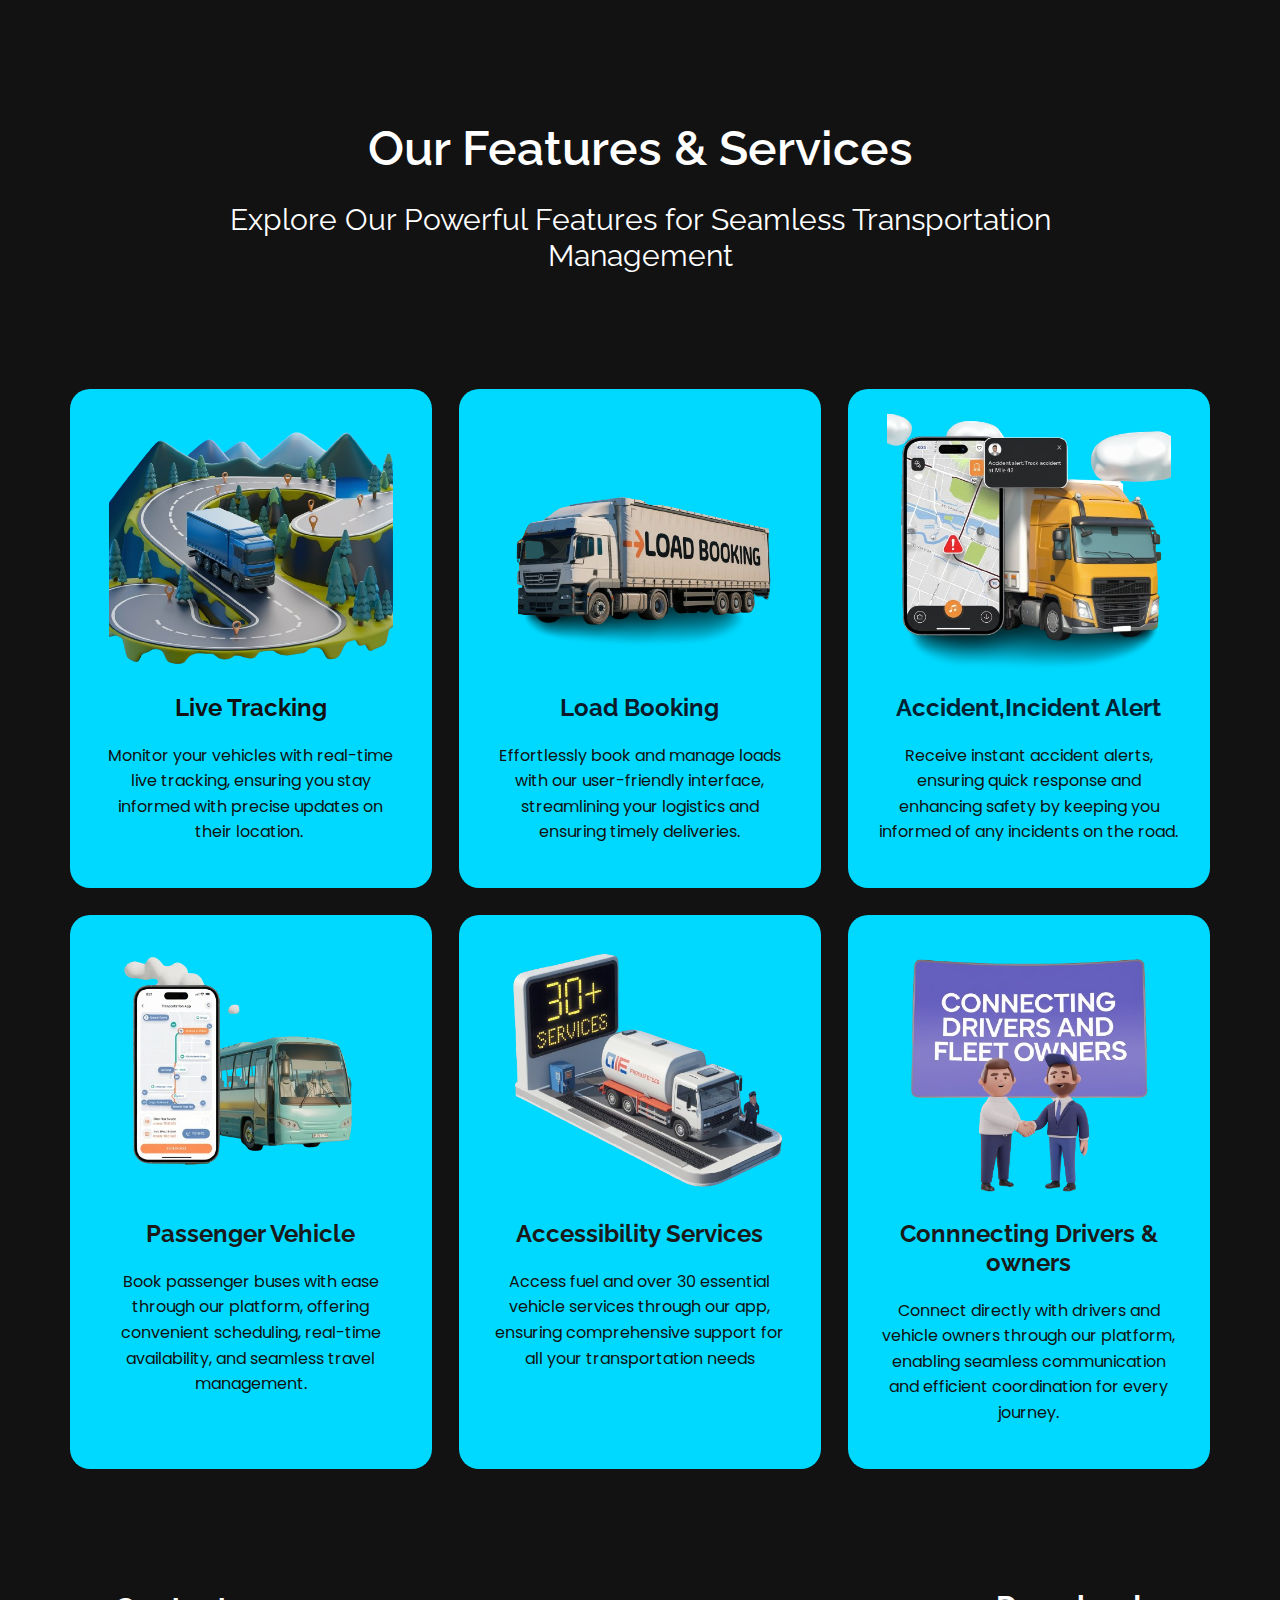
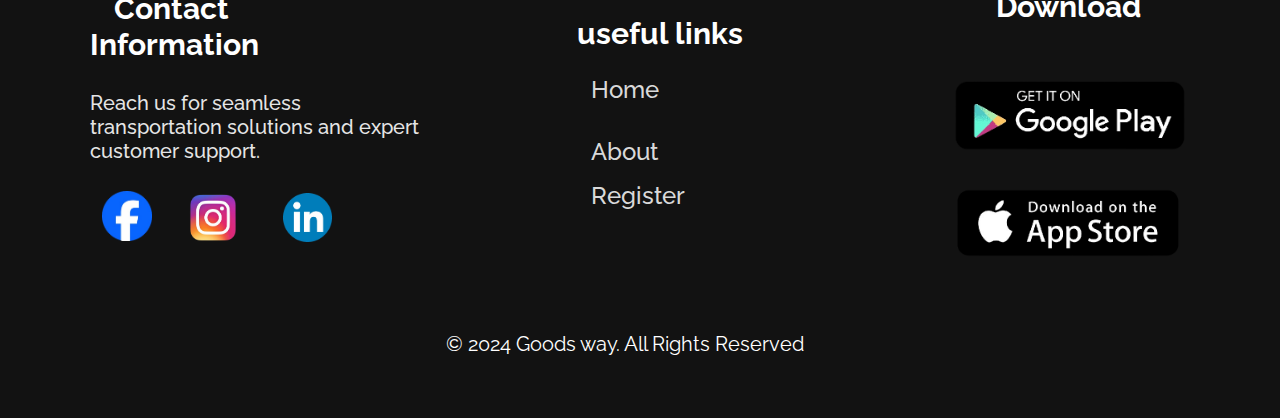
<file: features 8.54.29 PM/index.html>
<!DOCTYPE html>
<html style="font-size: 16px;" lang="en"><head>
    <meta name="viewport" content="width=device-width, initial-scale=1.0">
    <meta charset="utf-8">
    <meta name="keywords" content="Our Features &amp;amp; Services">
    <meta name="description" content="">
    <title>Goodsway</title>
    <link rel="stylesheet" href="nicepage.css" media="screen">
<link rel="stylesheet" href="index.css" media="screen">
    <script class="u-script" type="text/javascript" src="jquery-1.9.1.min.js" defer=""></script>
    <script class="u-script" type="text/javascript" src="nicepage.js" defer=""></script>
    <meta name="generator" content="Nicepage 6.16.8, nicepage.com">
    <link id="u-theme-google-font" rel="stylesheet" href="https://fonts.googleapis.com/css?family=Raleway:100,100i,200,200i,300,300i,400,400i,500,500i,600,600i,700,700i,800,800i,900,900i|Poppins:100,100i,200,200i,300,300i,400,400i,500,500i,600,600i,700,700i,800,800i,900,900i">
    
    
    
    <script type="application/ld+json">{
		"@context": "http://schema.org",
		"@type": "Organization",
		"name": ""
}</script>
    <meta name="theme-color" content="#bf404c">
    <meta property="og:title" content="Page 7">
    <meta property="og:type" content="website">
  <meta data-intl-tel-input-cdn-path="intlTelInput/"></head>
  <body data-home-page="https://website6327626.nicepage.io/Page-7.html?version=57cb7688-a0f8-5403-8b7a-ec4f33b58f2e" data-home-page-title="Page 7" data-path-to-root="./" data-include-products="false" class="u-body u-xl-mode" data-lang="en"> 
    <section class="u-align-center u-clearfix u-custom-color-3 u-section-1" id="sec-9199" data-href="#">
      <div class="u-clearfix u-sheet u-sheet-1">
        <h1 class="u-text u-text-custom-color-4 u-text-default u-text-1">Our Features &amp; Services</h1>
        <h3 class="u-text u-text-default-lg u-text-default-md u-text-default-sm u-text-default-xl u-text-2"> Explore Our Powerful Features for Seamless Transportation Management</h3>
        <div class="u-expanded-width u-list u-list-1">
          <div class="u-repeater u-repeater-1">
            <div class="u-align-center u-container-style u-custom-color-7 u-custom-item u-hover-feature u-list-item u-radius u-repeater-item u-shape-round u-list-item-1" data-image-width="6000" data-image-height="4000">
              <div class="u-container-layout u-similar-container u-valign-top u-container-layout-1">
                <img src="images/a-3d-render-of-a-live-tracking-mockup-of-a-truck-t-jQWvHtStQ1aXksRar9_Wgg-yOGxOob6S-elonTw1t99qA-removebg-preview.png" alt="" class="u-expanded-width u-image u-image-contain u-image-default u-image-1" data-image-width="500" data-image-height="500">
                <h4 class="u-text u-text-custom-color-8 u-text-default u-text-3">Live Tracking</h4>
                <p class="u-text u-text-4"> Monitor your vehicles with real-time live tracking, ensuring you stay informed with precise updates on their location.&nbsp;</p>
              </div>
            </div>
            <div class="u-align-center u-container-style u-custom-color-7 u-custom-item u-hover-feature u-list-item u-radius u-repeater-item u-shape-round u-list-item-2" data-image-width="6000" data-image-height="4000">
              <div class="u-container-layout u-similar-container u-valign-top u-container-layout-2">
                <img src="images/a-3d-render-of-a-truck-with-the-text-load-booking--HuxmHdJmQbWk5tSF613tZQ-BSndIyzTSdCpijFPPv_lVg-removebg-preview.png" alt="" class="u-expanded-width u-image u-image-contain u-image-default u-image-2" data-image-width="500" data-image-height="500">
                <h4 class="u-text u-text-custom-color-9 u-text-default u-text-5">Load Booking</h4>
                <p class="u-text u-text-6"> Effortlessly book and manage loads with our user-friendly interface, streamlining your logistics and ensuring timely deliveries. </p>
              </div>
            </div>
            <div class="u-align-center u-container-align-center u-container-style u-custom-color-7 u-custom-item u-hover-feature u-list-item u-radius-20 u-repeater-item u-shape-round u-video-cover u-list-item-3" data-image-width="6000" data-image-height="4000">
              <div class="u-container-layout u-similar-container u-valign-top u-container-layout-3">
                <img src="images/a-3d-animated-image-of-a-transportation-app-with-a-HXJ6vSB7R4GPQZVZGIhIKA-6qANTLzIQwe8qltG8tL42w-removebg-preview.png" alt="" class="u-expanded-width u-image u-image-contain u-image-default u-image-3" data-image-width="500" data-image-height="500">
                <h4 class="u-text u-text-custom-color-10 u-text-default u-text-7">Accident,Incident Alert</h4>
                <p class="u-text u-text-8"> Receive instant accident alerts, ensuring quick response and enhancing safety by keeping you informed of any incidents on the road. </p>
              </div>
            </div>
            <div class="u-align-center u-container-style u-custom-color-7 u-custom-item u-hover-feature u-list-item u-radius-20 u-repeater-item u-shape-round u-video-cover u-list-item-4" data-image-width="6000" data-image-height="4000">
              <div class="u-container-layout u-similar-container u-valign-top u-container-layout-4">
                <img src="images/a-3d-animated-image-of-a-passenger-bus-with-a-book-7m0nLqs8T_uCOdXZDJ7EZQ-Xk9A1I1wQCmxGzxB2-xYtA-removebg-preview.png" alt="" class="u-expanded-width u-image u-image-contain u-image-default u-image-4" data-image-width="500" data-image-height="500">
                <h4 class="u-text u-text-custom-color-12 u-text-default u-text-9">Passenger Vehicle</h4>
                <p class="u-text u-text-10"> Book passenger buses with ease through our platform, offering convenient scheduling, real-time availability, and seamless travel management. </p>
              </div>
            </div>
            <div class="u-align-center u-container-style u-custom-color-7 u-custom-item u-hover-feature u-list-item u-radius-20 u-repeater-item u-shape-round u-video-cover u-list-item-5" data-image-width="6000" data-image-height="4000">
              <div class="u-container-layout u-similar-container u-valign-top u-container-layout-5">
                <img src="images/an-animated-3d-image-of-a-fuel-truck-and-a-digital-YZYyV_arQ4adCAATdS3pJA-R8kPriimS4KNgDz_9LwLSw-removebg-preview.png" alt="" class="u-expanded-width u-image u-image-contain u-image-default u-image-5" data-image-width="500" data-image-height="500">
                <h4 class="u-text u-text-custom-color-12 u-text-default u-text-11">Accessibility Services </h4>
                <p class="u-text u-text-12"> Access fuel and over 30 essential vehicle services through our app, ensuring comprehensive support for all your transportation needs </p>
              </div>
            </div>
            <div class="u-align-center u-container-align-center u-container-style u-custom-color-7 u-custom-item u-hover-feature u-list-item u-radius-20 u-repeater-item u-shape-round u-video-cover u-list-item-6" data-image-width="6000" data-image-height="4000">
              <div class="u-container-layout u-similar-container u-valign-top u-container-layout-6">
                <img src="images/a-3d-animated-image-of-a-digital-truck-platform-th-P9Lpm7ZxRqiBf5_AzN3xLQ-oC9FFTYBSF-UbZml8uISwg-removebg-preview.png" alt="" class="u-expanded-width u-image u-image-contain u-image-default u-image-6" data-image-width="500" data-image-height="500">
                <h4 class="u-text u-text-custom-color-12 u-text-default u-text-13">Connnecting Drivers &amp; owners</h4>
                <p class="u-text u-text-14"> Connect directly with drivers and vehicle owners through our platform, enabling seamless communication and efficient coordination for every journey. </p>
              </div>
            </div>
          </div>
        </div>
        <h3 class="u-text u-text-default u-text-15">Download</h3>
        <h3 class="u-text u-text-default-lg u-text-default-md u-text-default-xl u-text-16">Contact&nbsp;<br>Information
        </h3>
        <h3 class="u-text u-text-default-lg u-text-default-md u-text-default-sm u-text-default-xl u-text-17">useful links</h3>
        <img class="u-image u-image-contain u-image-default u-image-7" src="images/saa-removebg-preview-1.png" alt="" data-image-width="612" data-image-height="205">
        <h4  class="u-align-left u-text u-text-default-lg u-text-default-xl u-text-grey-15 u-text-18">Home</h4>
        <h5 class="u-align-center-md u-align-center-sm u-align-center-xs u-align-left-lg u-align-left-xl u-text u-text-default-lg u-text-default-xl u-text-grey-10 u-text-19"> Reach us for seamless transportation&nbsp;solutions and expert customer support. </h5>
        <h4 class="u-align-left u-text u-text-default u-text-grey-15 u-text-20">About</h4>
        <img class="u-image u-image-contain u-image-default u-image-8" src="images/saa-removebg-previewcopy.png" alt="" data-image-width="610" data-image-height="204">
        <h4 class="u-align-left u-text u-text-default u-text-grey-15 u-text-21">Register</h4>
        <img class="u-image u-image-contain u-image-default u-image-9" src="images/12xp-instagram-videoSixteenByNineJumbo1600-v2-removebg-preview-4.png" alt="" data-image-width="346" data-image-height="332">
        <img class="u-image u-image-contain u-image-default u-preserve-proportions u-image-10" src="images/download__2_-removebg-preview-2.png" alt="" data-image-width="225" data-image-height="225">
        <img class="u-image u-image-contain u-image-default u-preserve-proportions u-image-11" src="images/1696901179396-removebg-preview-2.png" alt="" data-image-width="500" data-image-height="500">
        <h5 class="u-align-left u-text u-text-default-lg u-text-default-md u-text-default-sm u-text-default-xl u-text-22"> © 2024 Goods way. All Rights Reserved</h5>
        <h5 class="u-align-left u-text u-text-default u-text-23">
          </a>
        </h5>
      </div>
      
      
      
      
      
      
    </section>
    
    <style>.u-dialog-section-4 .u-dialog-1 {
  width: 570px;
  min-height: 578px;
  height: auto;
  box-shadow: 0px 0px 8px 0px rgba(0,0,0,0.2);
  margin: 60px auto;
}

.u-dialog-section-4 .u-container-layout-1 {
  padding: 34px 35px;
}

.u-dialog-section-4 .u-text-1 {
  font-weight: 700;
  margin: 0 165px 0 0;
}

.u-dialog-section-4 .u-products-1 {
  margin-top: 30px;
  margin-bottom: 0;
}

.u-dialog-section-4 .u-repeater-1 {
  grid-template-columns: 100%;
  min-height: 206px;
  grid-gap: 10px;
}

.u-dialog-section-4 .u-container-layout-2 {
  padding: 0 0 30px;
}

.u-dialog-section-4 .u-text-2 {
  background-image: none;
  margin: 0;
}

.u-dialog-section-4 .u-text-3 {
  font-size: 0.875rem;
  margin: 20px 0 0;
}

.u-dialog-section-4 .u-product-quantity-1 {
  width: 125px;
  margin: 30px auto 0 0;
}

.u-dialog-section-4 .u-product-price-1 {
  margin: -34px 0 0 auto;
}

.u-dialog-section-4 .u-payment-services-1 {
  min-height: 250px;
  min-width: 50px;
  margin: 0;
}

.u-dialog-section-4 .u-container-layout-3 {
  padding: 20px 0 0;
}

.u-dialog-section-4 .u-container-layout-4 {
  padding: 20px 0 0;
}

.u-dialog-section-4 .u-btn-1 {
  width: 100%;
  margin: 0 auto;
}

.u-dialog-section-4 .u-icon-1 {
  width: 20px;
  height: 20px;
  left: auto;
  top: 36px;
  position: absolute;
  right: 35px;
  padding: 0;
}

@media (max-width: 1199px) {
  .u-dialog-section-4 .u-text-1 {
    margin-right: 165px;
  }

  .u-dialog-section-4 .u-payment-services-1 {
    margin-right: initial;
    margin-left: initial;
  }
}

@media (max-width: 991px) {
  .u-dialog-section-4 .u-container-layout-1 {
    padding: 30px;
  }

  .u-dialog-section-4 .u-container-layout-3 {
    padding-bottom: 0;
    padding-left: 0;
    padding-right: 0;
  }

  .u-dialog-section-4 .u-container-layout-4 {
    padding-bottom: 0;
    padding-left: 0;
    padding-right: 0;
  }

  .u-dialog-section-4 .u-icon-1 {
    top: 32px;
    right: 30px;
  }
}

@media (max-width: 767px) {
  .u-dialog-section-4 .u-dialog-1 {
    width: 540px;
  }
}

@media (max-width: 575px) {
  .u-dialog-section-4 .u-dialog-1 {
    width: 340px;
  }

  .u-dialog-section-4 .u-container-layout-1 {
    padding-left: 20px;
    padding-right: 20px;
  }

  .u-dialog-section-4 .u-text-1 {
    margin-right: 5px;
  }

  .u-dialog-section-4 .u-icon-1 {
    right: 20px;
  }
}</style>
</body></html>
</file>
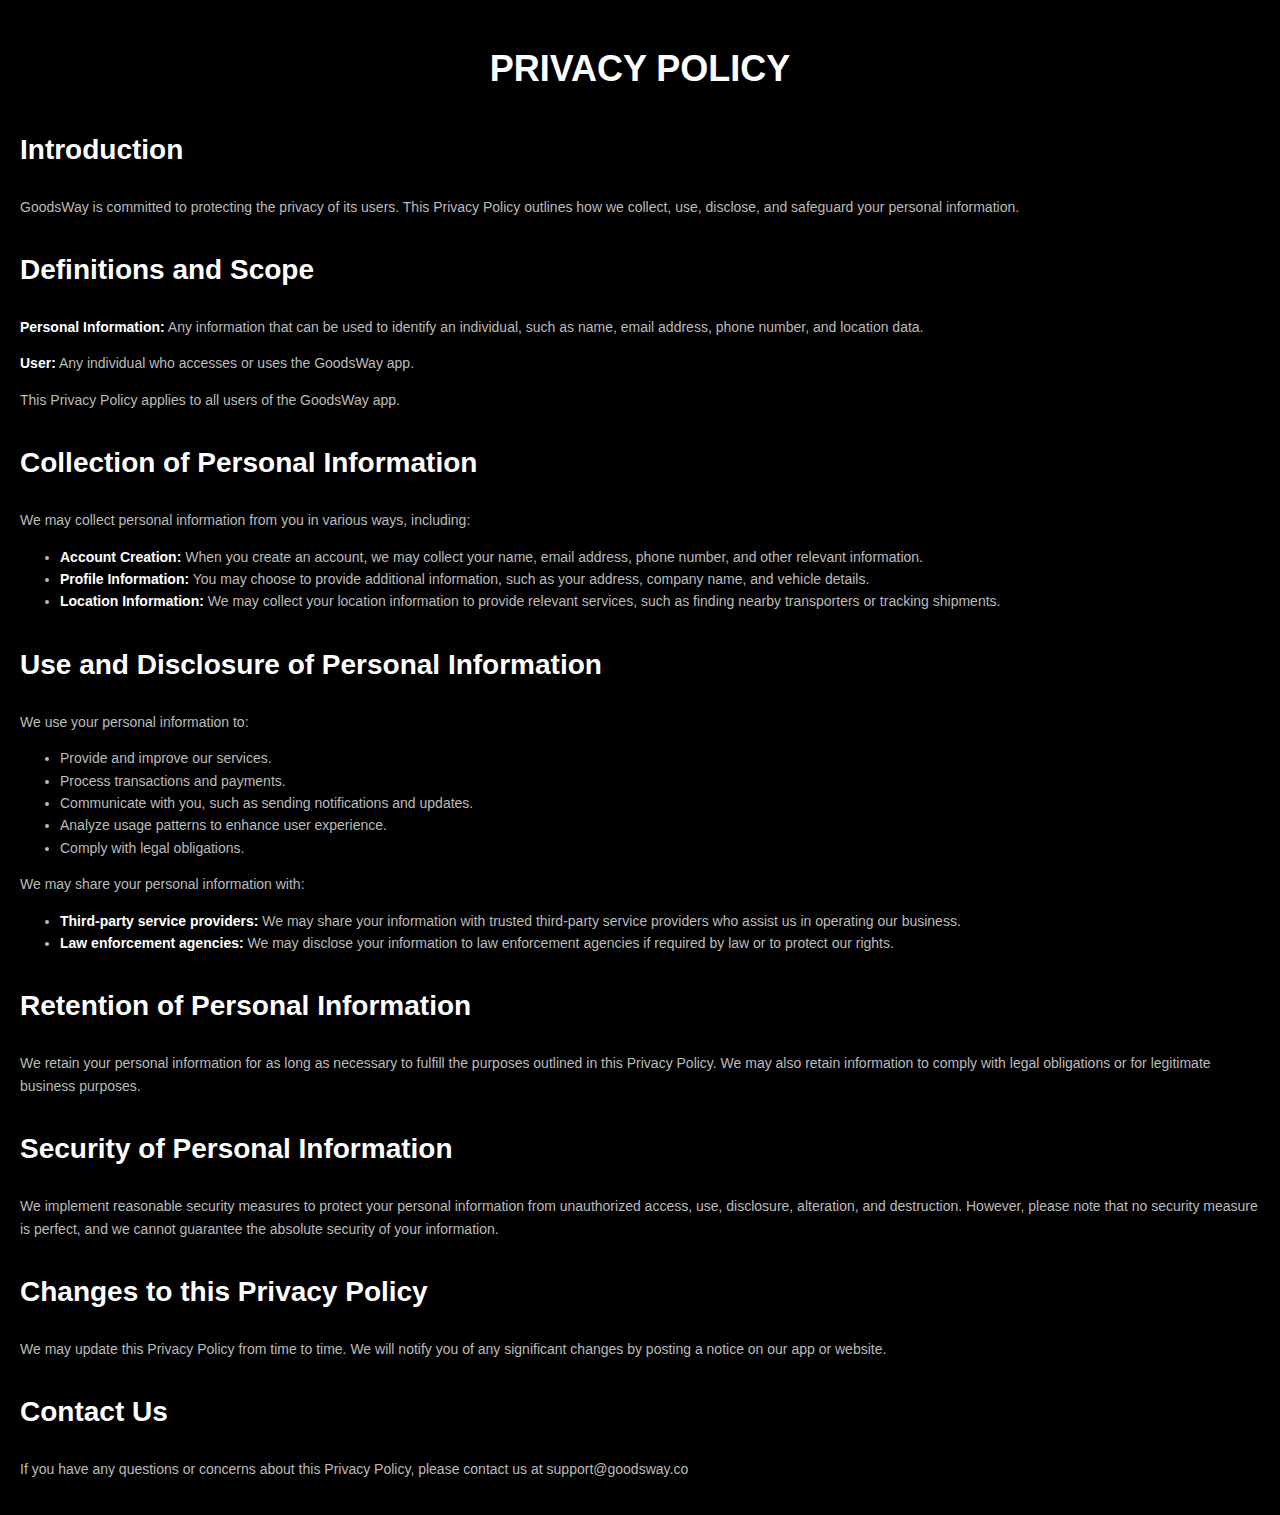
<file: privacy.html>
<!DOCTYPE html>
<html lang="en">
<head>
    <meta charset="UTF-8">
    <meta name="viewport" content="width=device-width, initial-scale=1.0">
    <title>Privacy Policy</title>
    <style>
        body {
            background-color: black;
            color: #bbbbbb;
            font-family: Arial, sans-serif;
            font-size: 16px;
            line-height: 1.6;
            padding: 20px;
            margin: 0;
        }
        h1 {
            text-align: center;
            margin-top: 20px;
            font-size: 36px;
            color: white;
        }
        h2 {
            margin-top: 30px;
            font-size: 28px;
            color: white;
        }
        p {
            font-size: 14px;
        }
        ul {
            font-size: 14px;
        }
        strong {
            color: #ffffff;
        }
    </style>
</head>
<body>

    <h1>PRIVACY POLICY</h1>

    <h2>Introduction</h2>
    <p>GoodsWay is committed to protecting the privacy of its users. This Privacy Policy outlines how we collect, use, disclose, and safeguard your personal information.</p>

    <h2>Definitions and Scope</h2>
    <p><strong>Personal Information:</strong> Any information that can be used to identify an individual, such as name, email address, phone number, and location data.</p>
    <p><strong>User:</strong> Any individual who accesses or uses the GoodsWay app.</p>
    <p>This Privacy Policy applies to all users of the GoodsWay app.</p>

    <h2>Collection of Personal Information</h2>
    <p>We may collect personal information from you in various ways, including:</p>
    <ul>
        <li><strong>Account Creation:</strong> When you create an account, we may collect your name, email address, phone number, and other relevant information.</li>
        <li><strong>Profile Information:</strong> You may choose to provide additional information, such as your address, company name, and vehicle details.</li>
        <li><strong>Location Information:</strong> We may collect your location information to provide relevant services, such as finding nearby transporters or tracking shipments.</li>
    </ul>

    <h2>Use and Disclosure of Personal Information</h2>
    <p>We use your personal information to:</p>
    <ul>
        <li>Provide and improve our services.</li>
        <li>Process transactions and payments.</li>
        <li>Communicate with you, such as sending notifications and updates.</li>
        <li>Analyze usage patterns to enhance user experience.</li>
        <li>Comply with legal obligations.</li>
    </ul>

    <p>We may share your personal information with:</p>
    <ul>
        <li><strong>Third-party service providers:</strong> We may share your information with trusted third-party service providers who assist us in operating our business.</li>
        <li><strong>Law enforcement agencies:</strong> We may disclose your information to law enforcement agencies if required by law or to protect our rights.</li>
    </ul>

    <h2>Retention of Personal Information</h2>
    <p>We retain your personal information for as long as necessary to fulfill the purposes outlined in this Privacy Policy. We may also retain information to comply with legal obligations or for legitimate business purposes.</p>

    <h2>Security of Personal Information</h2>
    <p>We implement reasonable security measures to protect your personal information from unauthorized access, use, disclosure, alteration, and destruction. However, please note that no security measure is perfect, and we cannot guarantee the absolute security of your information.</p>

    <h2>Changes to this Privacy Policy</h2>
    <p>We may update this Privacy Policy from time to time. We will notify you of any significant changes by posting a notice on our app or website.</p>

    <h2>Contact Us</h2>
    <p>If you have any questions or concerns about this Privacy Policy, please contact us at support@goodsway.co</p>

</body>
</html>
</file>
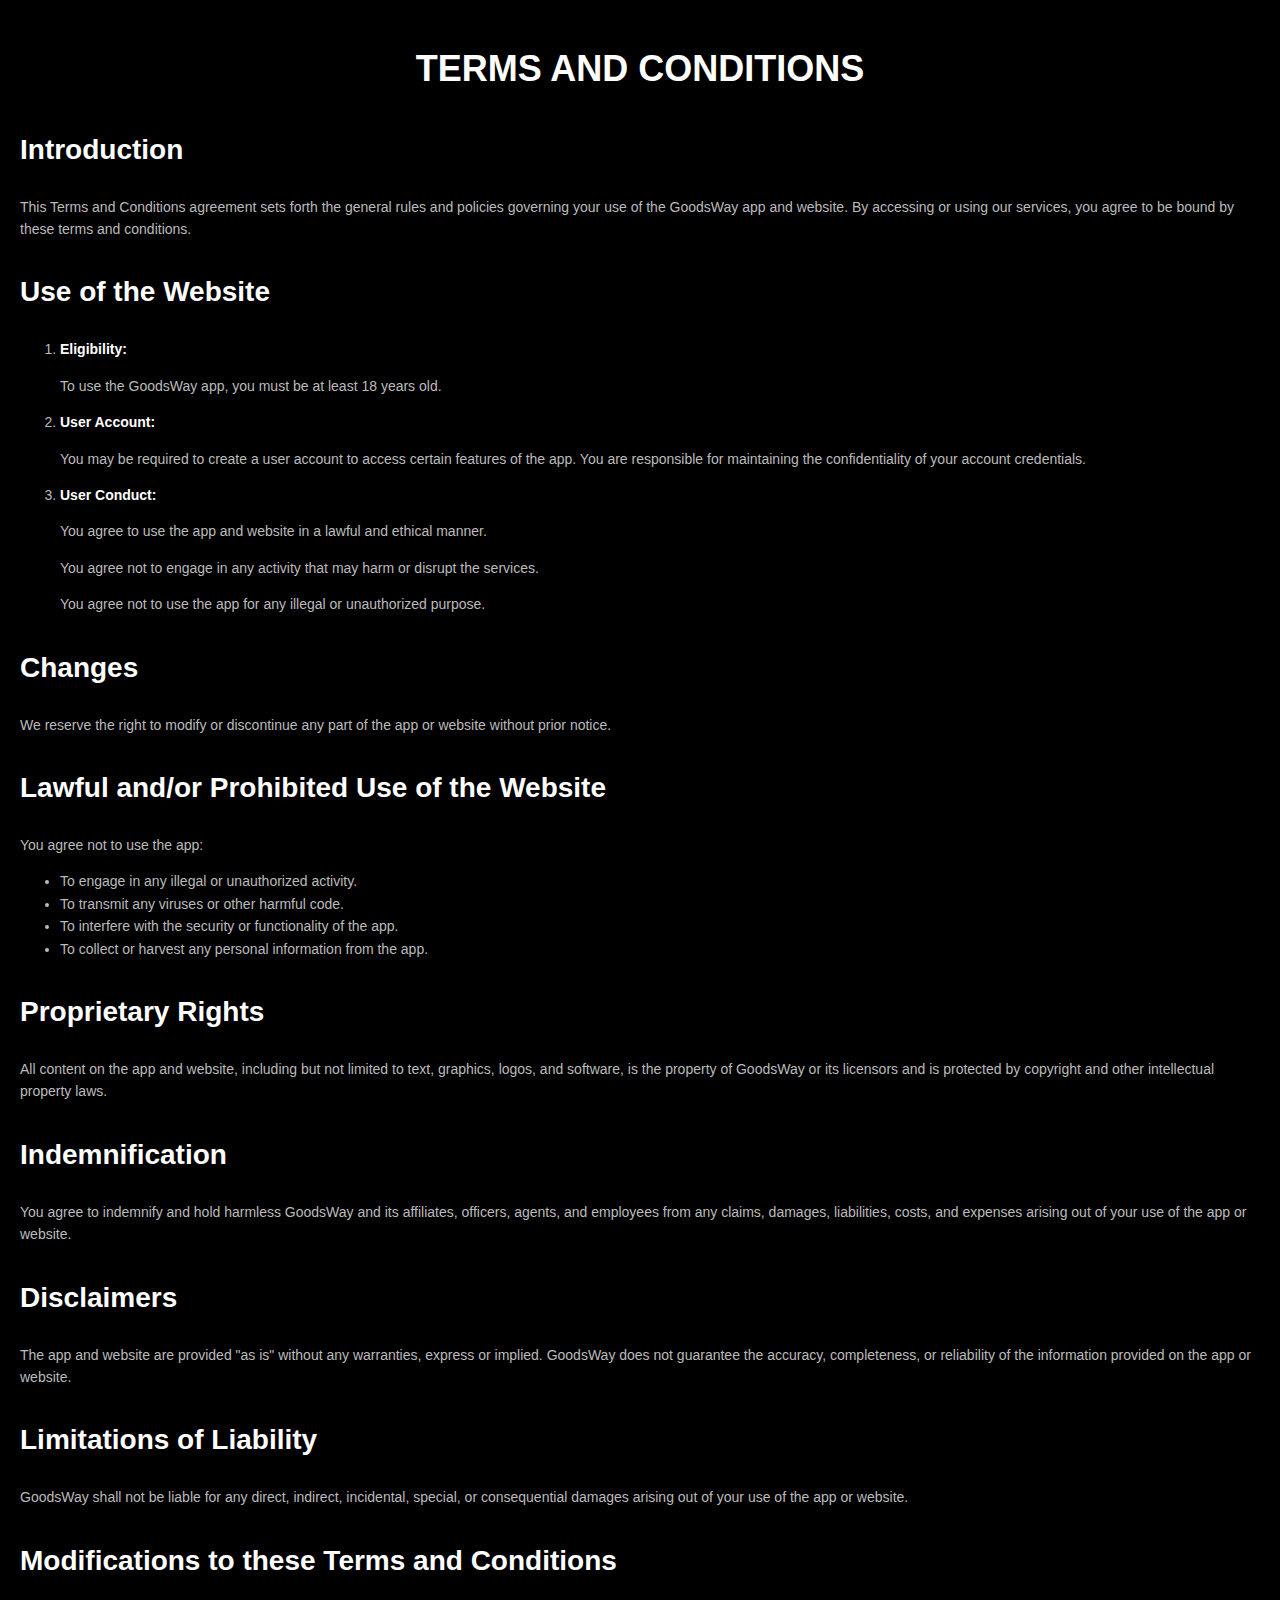
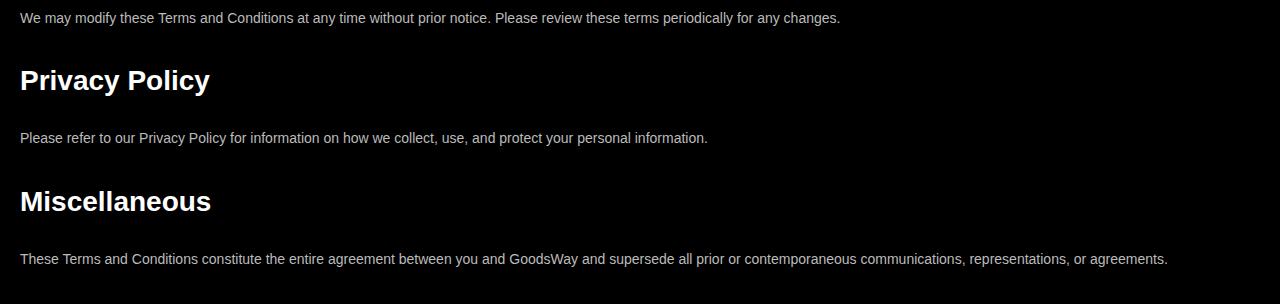
<file: terms.html>
<!DOCTYPE html>
<html lang="en">
<head>
    <meta charset="UTF-8">
    <meta name="viewport" content="width=device-width, initial-scale=1.0">
    <title>Terms and Conditions</title>
    <style>
        body {
            background-color: black;
            color: #bbbbbb;
            font-family: Arial, sans-serif;
            font-size: 16px;
            line-height: 1.6;
            padding: 20px;
            margin: 0;
        }
        h1 {
            text-align: center;
            margin-top: 20px;
            font-size: 36px;
            color: white;
        }
        h2 {
            margin-top: 30px;
            font-size: 28px;
            color: white;
        }
        p {
            font-size: 14px;
        }
        ul, ol {
            font-size: 14px;
        }
        strong {
            color: #ffffff;
        }
    </style>
</head>
<body>

    <h1>TERMS AND CONDITIONS</h1>

    <h2>Introduction</h2>
    <p>This Terms and Conditions agreement sets forth the general rules and policies governing your use of the GoodsWay app and website. By accessing or using our services, you agree to be bound by these terms and conditions.</p>

    <h2>Use of the Website</h2>
    <ol>
        <li><strong>Eligibility:</strong>
            <p>To use the GoodsWay app, you must be at least 18 years old.</p>
        </li>
        <li><strong>User Account:</strong>
            <p>You may be required to create a user account to access certain features of the app. You are responsible for maintaining the confidentiality of your account credentials.</p>
        </li>
        <li><strong>User Conduct:</strong>
            <p>You agree to use the app and website in a lawful and ethical manner.</p>
            <p>You agree not to engage in any activity that may harm or disrupt the services.</p>
            <p>You agree not to use the app for any illegal or unauthorized purpose.</p>
        </li>
    </ol>

    <h2>Changes</h2>
    <p>We reserve the right to modify or discontinue any part of the app or website without prior notice.</p>

    <h2>Lawful and/or Prohibited Use of the Website</h2>
    <p>You agree not to use the app:</p>
    <ul>
        <li>To engage in any illegal or unauthorized activity.</li>
        <li>To transmit any viruses or other harmful code.</li>
        <li>To interfere with the security or functionality of the app.</li>
        <li>To collect or harvest any personal information from the app.</li>
    </ul>

    <h2>Proprietary Rights</h2>
    <p>All content on the app and website, including but not limited to text, graphics, logos, and software, is the property of GoodsWay or its licensors and is protected by copyright and other intellectual property laws.</p>

    <h2>Indemnification</h2>
    <p>You agree to indemnify and hold harmless GoodsWay and its affiliates, officers, agents, and employees from any claims, damages, liabilities, costs, and expenses arising out of your use of the app or website.</p>

    <h2>Disclaimers</h2>
    <p>The app and website are provided "as is" without any warranties, express or implied. GoodsWay does not guarantee the accuracy, completeness, or reliability of the information provided on the app or website.</p>

    <h2>Limitations of Liability</h2>
    <p>GoodsWay shall not be liable for any direct, indirect, incidental, special, or consequential damages arising out of your use of the app or website.</p>

    <h2>Modifications to these Terms and Conditions</h2>
    <p>We may modify these Terms and Conditions at any time without prior notice. Please review these terms periodically for any changes.</p>

    <h2>Privacy Policy</h2>
    <p>Please refer to our Privacy Policy for information on how we collect, use, and protect your personal information.</p>

    <h2>Miscellaneous</h2>
    <p>These Terms and Conditions constitute the entire agreement between you and GoodsWay and supersede all prior or contemporaneous communications, representations, or agreements.</p>

</body>
</html>
</file>
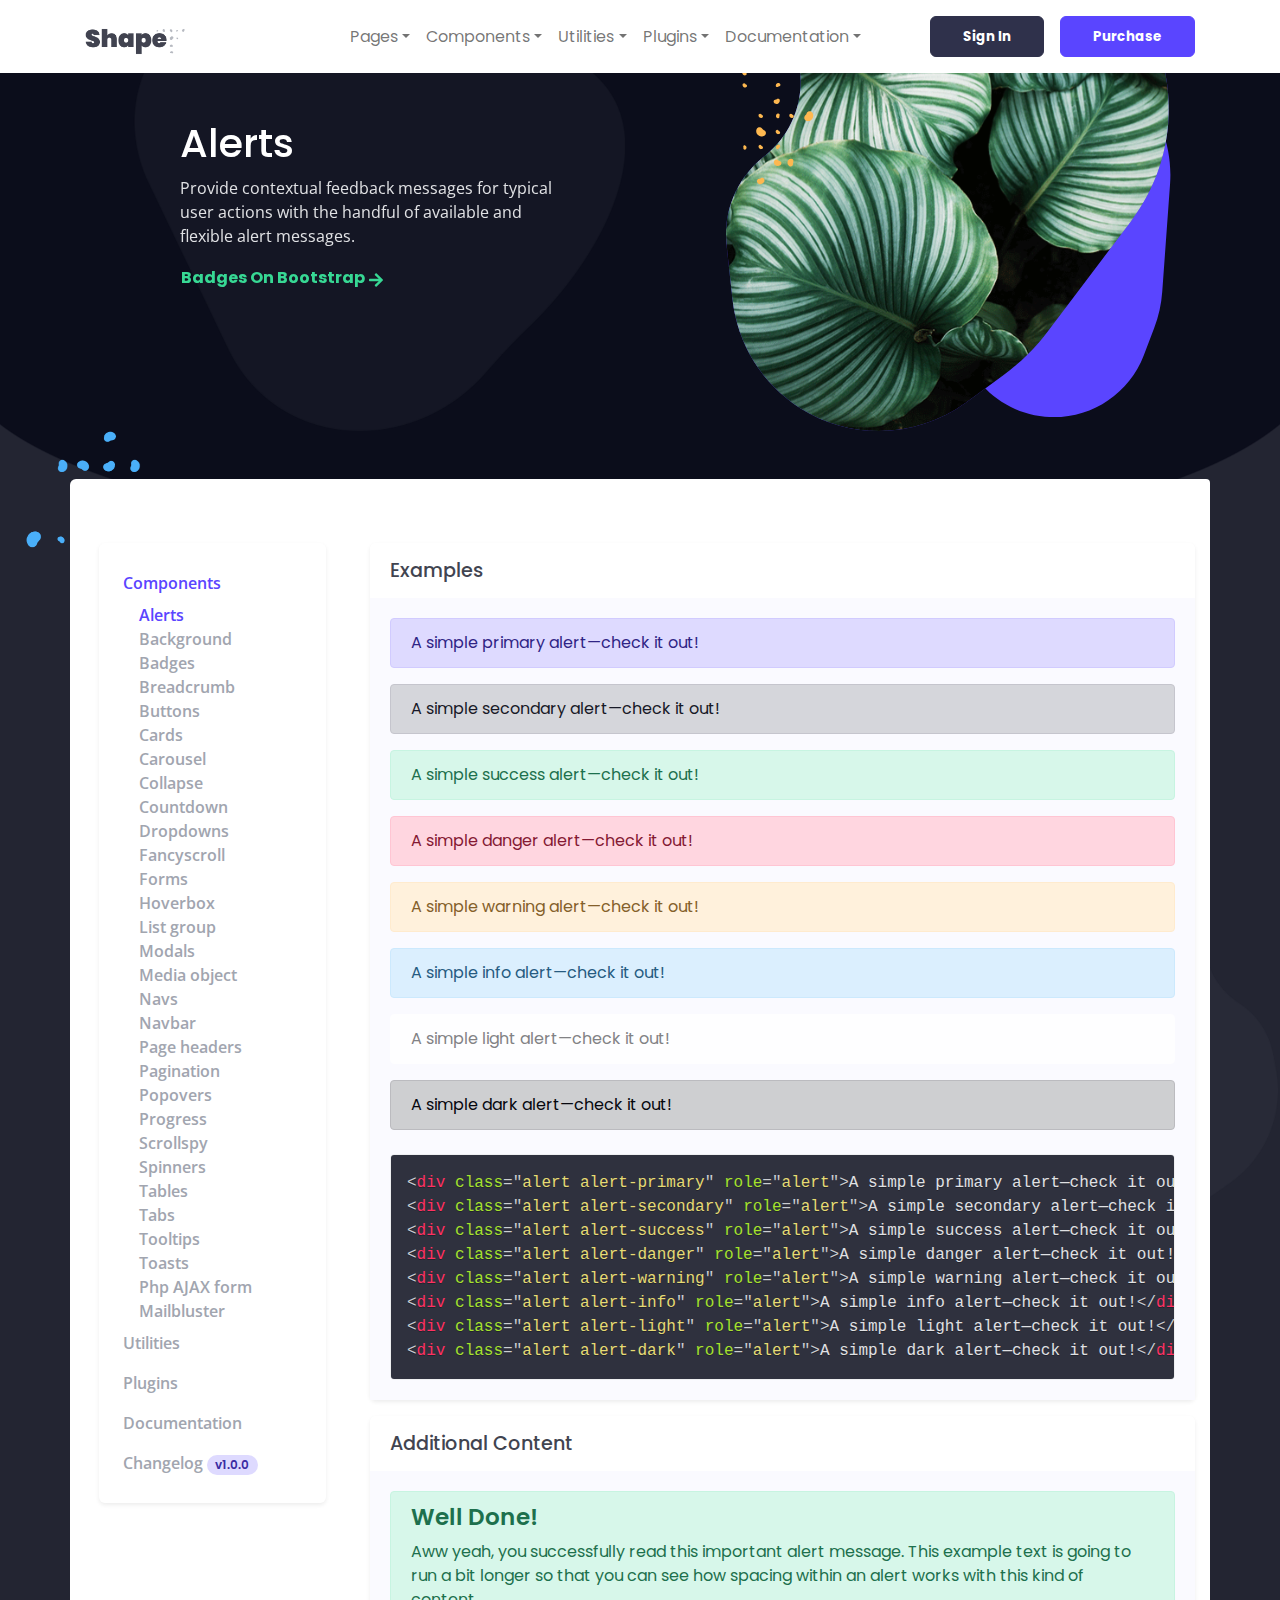
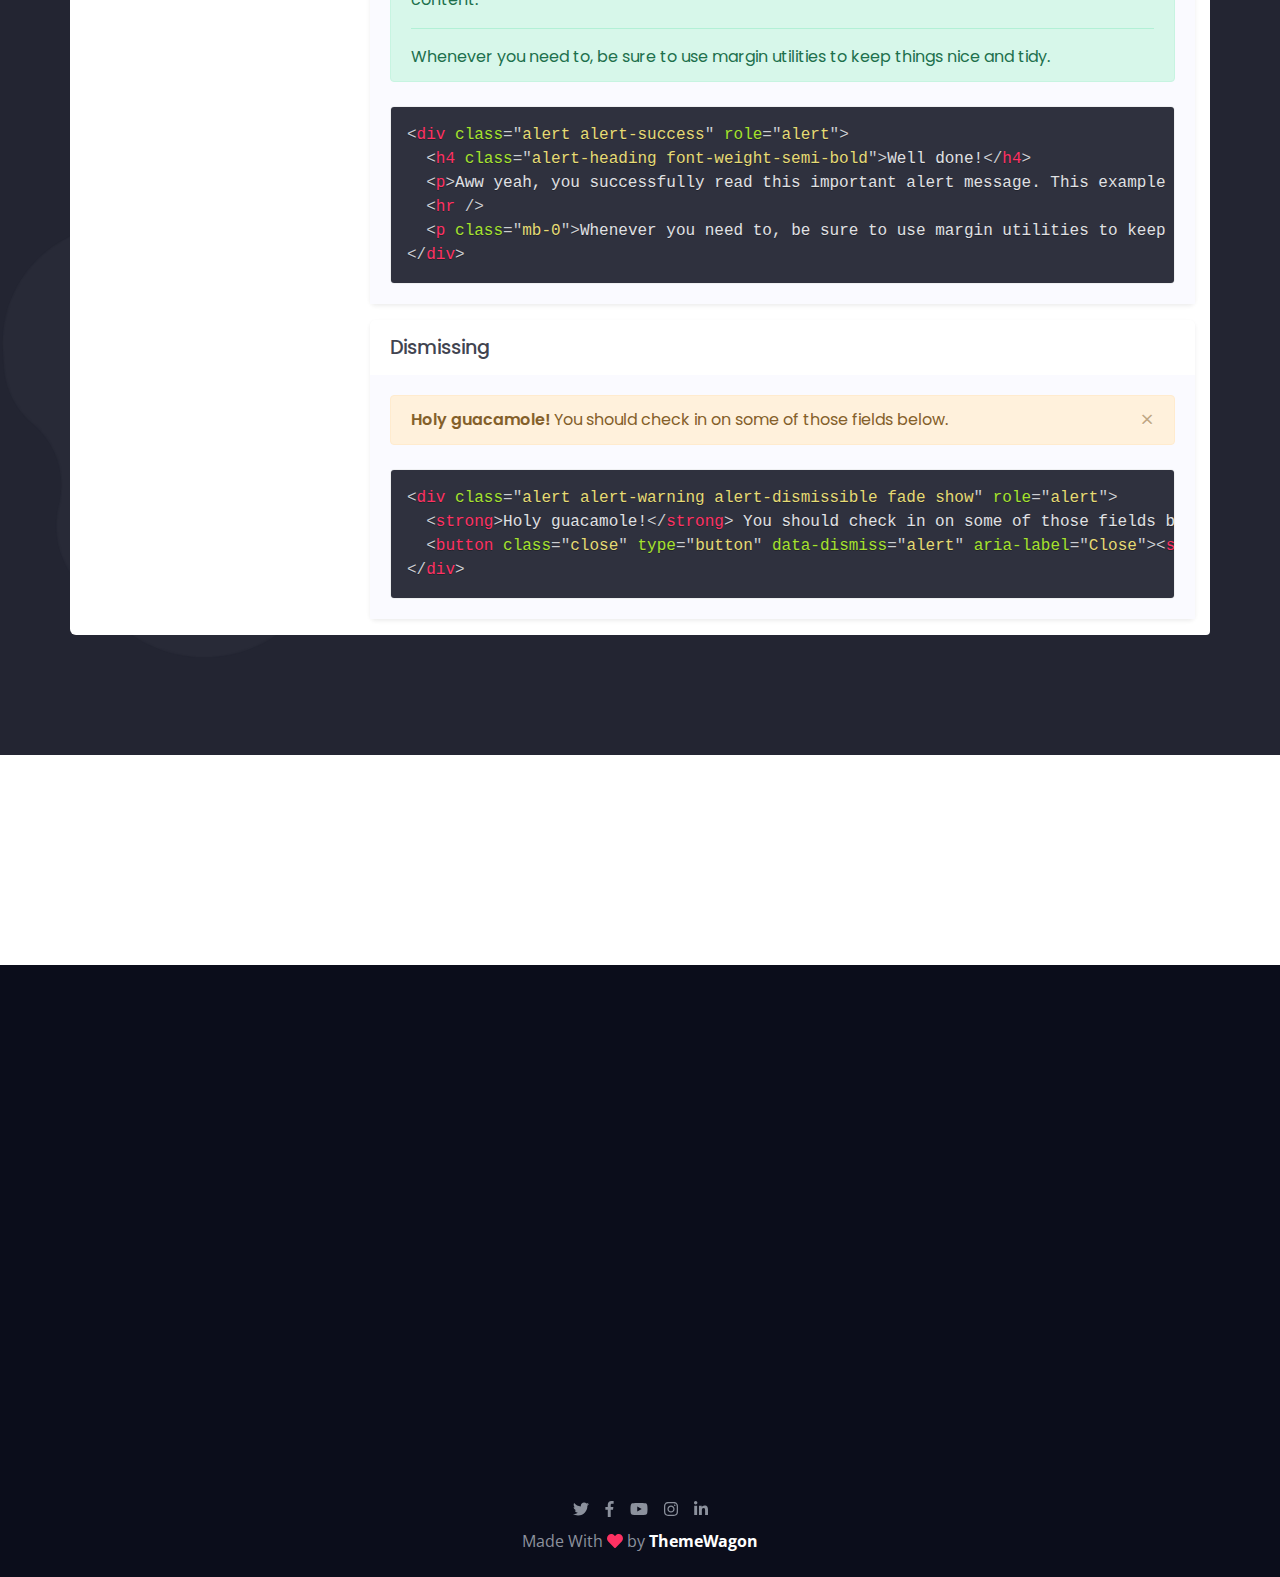
<file: components/alerts.html>
<!DOCTYPE html>
<html lang="en-US" dir="ltr">

  <head>
    <meta charset="utf-8">
    <meta http-equiv="X-UA-Compatible" content="IE=edge">
    <meta name="viewport" content="width=device-width, initial-scale=1">


    <!-- ===============================================-->
    <!-- Document Title-->
    <!-- ===============================================-->
    <title>Shape</title>


    <!-- ===============================================-->
    <!-- Favicons-->
    <!-- ===============================================-->
    <link rel="apple-touch-icon" sizes="180x180" href="../assets/img/favicons/apple-touch-icon.png">
    <link rel="icon" type="image/png" sizes="32x32" href="../assets/img/favicons/favicon-32x32.png">
    <link rel="icon" type="image/png" sizes="16x16" href="../assets/img/favicons/favicon-16x16.png">
    <link rel="shortcut icon" type="image/x-icon" href="../assets/img/favicons/favicon.ico">
    <link rel="manifest" href="../assets/img/favicons/manifest.json">
    <meta name="msapplication-TileImage" content="../assets/img/favicons/mstile-150x150.png">
    <meta name="theme-color" content="#ffffff">


    <!-- ===============================================-->
    <!-- Stylesheets-->
    <!-- ===============================================-->
    <link href="https://fonts.googleapis.com/css?family=Open+Sans:300,400,500,600,700%7cPoppins:100,200,300,400,500,600,700,800,900" rel="stylesheet">
    <link href="../assets/lib/prismjs/prism-okaidia.css" rel="stylesheet">
    <link href="../assets/css/theme.css" rel="stylesheet">

  </head>


  <body>

    <!-- ===============================================-->
    <!-- Main Content-->
    <!-- ===============================================-->
    <main class="main" id="top">
      <nav class="navbar bg-white navbar-light fixed-top navbar-expand-lg py-3 sticky-kit">
        <div class="container"><a class="navbar-brand" href="../index.html"><img src="../assets/img/logos/grey.png" alt="logo" width="100" /></a>
          <button class="navbar-toggler collapsed" type="button" data-toggle="collapse" data-target="#navbarStandard" aria-controls="navbarStandard" aria-expanded="false" aria-label="Toggle navigation"><span class="navbar-toggler-icon"></span></button>
          <div class="collapse navbar-collapse ml-xl-7 ml-xxl-9" id="navbarStandard">
            <ul class="navbar-nav ml-auto">
              <li class="nav-item dropdown dropdown-menu-on-hover"><a class="nav-link dropdown-toggle" id="pagesNavbarDropdown" href="#" role="button" data-toggle="dropdown" aria-haspopup="true" aria-expanded="false">Pages</a>
                <div class="dropdown-menu" aria-labelledby="pagesNavbarDropdown"><a class="dropdown-item" href="../crypto.html">Crypto</a><a class="dropdown-item" href="../about.html">About</a><a class="dropdown-item" href="../contact.html">Contact</a><a class="dropdown-item" href="../starter.html">Starter</a>
                </div>
              </li>
              <li class="nav-item dropdown dropdown-menu-on-hover"><a class="nav-link dropdown-toggle" id="componentsNavbarDropdown" href="#" role="button" data-toggle="dropdown" aria-haspopup="true" aria-expanded="false">Components</a>
                <div class="dropdown-menu dropdown-menu-card" aria-labelledby="componentsNavbarDropdown">
                  <div class="card navbar-dropdown-col-4">
                    <div class="card-body py-0">
                      <div class="row">
                        <div class="col-6 col-sm-auto">
                          <ul class="nav flex-column">
                            <li class="nav-item"><a class="nav-link py-1 text-700 font-weight-medium pl-2" href="../components/alerts.html">Alerts</a></li>
                            <li class="nav-item"><a class="nav-link py-1 text-700 font-weight-medium pl-2" href="../components/background.html">Background</a></li>
                            <li class="nav-item"><a class="nav-link py-1 text-700 font-weight-medium pl-2" href="../components/badges.html">Badges</a></li>
                            <li class="nav-item"><a class="nav-link py-1 text-700 font-weight-medium pl-2" href="../components/breadcrumb.html">Breadcrumb</a></li>
                            <li class="nav-item"><a class="nav-link py-1 text-700 font-weight-medium pl-2" href="../components/buttons.html">Buttons</a></li>
                            <li class="nav-item"><a class="nav-link py-1 text-700 font-weight-medium pl-2" href="../components/cards.html">Cards</a></li>
                            <li class="nav-item"><a class="nav-link py-1 text-700 font-weight-medium pl-2" href="../components/carousel.html">Carousel</a></li>
                          </ul>
                        </div>
                        <div class="col-6 col-sm-auto">
                          <ul class="nav flex-column">
                            <li class="nav-item"><a class="nav-link py-1 text-700 font-weight-medium pl-2" href="../components/countdown.html">Countdown</a></li>
                            <li class="nav-item"><a class="nav-link py-1 text-700 font-weight-medium pl-2" href="../components/dropdowns.html">Dropdowns</a></li>
                            <li class="nav-item"><a class="nav-link py-1 text-700 font-weight-medium pl-2" href="../components/fancyscroll.html">Fancyscroll</a></li>
                            <li class="nav-item"><a class="nav-link py-1 text-700 font-weight-medium pl-2" href="../components/forms.html">Forms</a></li>
                            <li class="nav-item"><a class="nav-link py-1 text-700 font-weight-medium pl-2" href="../components/hoverbox.html">Hoverbox</a></li>
                            <li class="nav-item"><a class="nav-link py-1 text-700 font-weight-medium pl-2" href="../components/list-group.html">List group</a></li>
                            <li class="nav-item"><a class="nav-link py-1 text-700 font-weight-medium pl-2" href="../components/modals.html">Modals</a></li>
                          </ul>
                        </div>
                        <div class="col-6 col-sm-auto">
                          <ul class="nav flex-column">
                            <li class="nav-item"><a class="nav-link py-1 text-700 font-weight-medium pl-2" href="../components/navs.html">Navs</a></li>
                            <li class="nav-item"><a class="nav-link py-1 text-700 font-weight-medium pl-2" href="../components/navbar.html">Navbar</a></li>
                            <li class="nav-item"><a class="nav-link py-1 text-700 font-weight-medium pl-2" href="../components/page-headers.html">Page headers</a></li>
                            <li class="nav-item"><a class="nav-link py-1 text-700 font-weight-medium pl-2" href="../components/pagination.html">Pagination</a></li>
                            <li class="nav-item"><a class="nav-link py-1 text-700 font-weight-medium pl-2" href="../components/popovers.html">Popovers</a></li>
                            <li class="nav-item"><a class="nav-link py-1 text-700 font-weight-medium pl-2" href="../components/progress.html">Progress</a></li>
                            <li class="nav-item"><a class="nav-link py-1 text-700 font-weight-medium pl-2" href="../components/scrollspy.html">Scrollspy</a></li>
                          </ul>
                        </div>
                        <div class="col-6 col-sm-auto">
                          <ul class="nav flex-column">
                            <li class="nav-item"><a class="nav-link py-1 text-700 font-weight-medium pl-2" href="../components/spinners.html">Spinners</a></li>
                            <li class="nav-item"><a class="nav-link py-1 text-700 font-weight-medium pl-2" href="../components/tables.html">Tables</a></li>
                            <li class="nav-item"><a class="nav-link py-1 text-700 font-weight-medium pl-2" href="../components/tabs.html">Tabs</a></li>
                            <li class="nav-item"><a class="nav-link py-1 text-700 font-weight-medium pl-2" href="../components/tooltips.html">Tooltips</a></li>
                            <li class="nav-item"><a class="nav-link py-1 text-700 font-weight-medium pl-2" href="../components/toasts.html">Toasts</a></li>
                            <li class="nav-item"><a class="nav-link py-1 text-700 font-weight-medium pl-2" href="../components/php-AJAX-form.html">Php AJAX form</a></li>
                            <li class="nav-item"><a class="nav-link py-1 text-700 font-weight-medium pl-2" href="../components/mailbluster.html">Mailbluster</a></li>
                          </ul>
                        </div>
                      </div>
                    </div>
                  </div>
                </div>
              </li>
              <li class="nav-item dropdown dropdown-menu-on-hover"><a class="nav-link dropdown-toggle" id="utilitiesNavbarDropdown" href="#" role="button" data-toggle="dropdown" aria-haspopup="true" aria-expanded="false">Utilities</a>
                <div class="dropdown-menu" aria-labelledby="utilitiesNavbarDropdown"><a class="dropdown-item" href="../utilities/borders.html">Borders</a><a class="dropdown-item" href="../utilities/clearfix.html">Clearfix</a><a class="dropdown-item" href="../utilities/close-icon.html">Close icon</a><a class="dropdown-item" href="../utilities/colors.html">Colors</a><a class="dropdown-item" href="../utilities/display.html">Display</a><a class="dropdown-item" href="../utilities/embed.html">Embed</a><a class="dropdown-item" href="../utilities/flex.html">Flex</a><a class="dropdown-item" href="../utilities/figures.html">Figures</a><a class="dropdown-item" href="../utilities/grid.html">Grid</a><a class="dropdown-item" href="../utilities/sizing.html">Sizing</a><a class="dropdown-item" href="../utilities/stretched-link.html">Stretched link</a><a class="dropdown-item" href="../utilities/spacing.html">Spacing</a><a class="dropdown-item" href="../utilities/typography.html">Typography</a><a class="dropdown-item" href="../utilities/vertical-Align.html">Vertical Align</a><a class="dropdown-item" href="../utilities/visibility.html">Visibility</a>
                </div>
              </li>
              <li class="nav-item dropdown dropdown-menu-on-hover"><a class="nav-link dropdown-toggle" id="pluginsNavbarDropdown" href="#" role="button" data-toggle="dropdown" aria-haspopup="true" aria-expanded="false">Plugins</a>
                <div class="dropdown-menu" aria-labelledby="pluginsNavbarDropdown"><a class="dropdown-item" href="../plugins/player.html">Player</a><a class="dropdown-item" href="../plugins/echarts.html">Echarts</a><a class="dropdown-item" href="../plugins/owl-carousel.html">Owl carousel</a><a class="dropdown-item" href="../plugins/slick-carousel.html">Slick carousel</a><a class="dropdown-item" href="../plugins/fancy-countup.html">Fancy countup</a>
                </div>
              </li>
              <li class="nav-item dropdown dropdown-menu-on-hover"><a class="nav-link dropdown-toggle" id="documentationNavbarDropdown" href="#" role="button" data-toggle="dropdown" aria-haspopup="true" aria-expanded="false">Documentation</a>
                <div class="dropdown-menu" aria-labelledby="documentationNavbarDropdown"><a class="dropdown-item" href="../documentation/getting-started.html">Getting started</a><a class="dropdown-item" href="../documentation/file-structure.html">File structure</a><a class="dropdown-item" href="../documentation/customization.html">Customization</a><a class="dropdown-item" href="../documentation/gulp.html">Gulp</a><a class="dropdown-item" href="../documentation/RTL.html">RTL</a><a class="dropdown-item" href="../documentation/plugins.html">Plugins</a>
                </div>
              </li>
            </ul>
            <div class="ml-auto mt-3 mt-lg-0"><a class="btn btn-sm btn-secondary mr-xl-3 mr-lg-2 mr-3" href="#!">Sign In</a><a class="btn-primary btn btn-sm" href="#!">Purchase</a></div>
          </div>
        </div>
      </nav>


      <!-- ============================================-->
      <!-- <section> begin ============================-->
      <section class="pt-xl-0 pt-lg-5 pt-7 bg-1100">

        <div class="bg-holder d-none d-md-block" style="background-image:url(../assets/img/bg-img/components-bg.png);background-size:contain;background-position:top;">
        </div>
        <!--/.bg-holder-->

        <div class="container">
          <div class="row justify-content-around pb-5">
            <div class="col-md-6 mb-4 mb-md-0">
              <div class="bg-holder" style="background-image:url(../assets/img/bg-img/componet-heading-bg.png);background-size:contain;">
              </div>
              <!--/.bg-holder-->

              <div class="row justify-content-center">
                <div class="col-xxl-8 col-lg-9 col-11 mt-xxl-9 mt-xl-8 mt-lg-5 mt-3">
                  <h1 class="text-white text-capitalize fs-xl-5 fs-lg-4 fs-3">Alerts</h1>
                  <p class="mb-0 text-300 fs-lg-0 fs--1">Provide contextual feedback messages for typical user actions with the handful of available and flexible alert messages.</p><a class="btn btn-link btn-sm pl-0 pr-0 mt-2 text-success fs-lg-0 fs--1" href="https://getbootstrap.com/docs/4.3/components/alerts/" target="_blank">Badges on Bootstrap<span class="fas fa-arrow-right ml-1 text-success fs-lg-0 fs--1" data-fa-transform="down-3"></span></a>
                </div>
              </div>
            </div>
            <div class="col-5 d-none d-md-block">
              <svg class="h-banner" width="100%" height="100%" viewBox="0 0 702 680" fill="none" xmlns="http://www.w3.org/2000/svg" xmlns:xlink="http://www.w3.org/1999/xlink">
                <path d="M700.525 290.222L688.185 460.346C686.766 479.909 682.487 499.158 675.484 517.478L659.137 560.241C634.773 623.977 570.956 663.655 503.06 657.283C459.317 653.177 419.489 630.323 393.851 594.616L346.984 529.343C325.406 499.291 319.464 460.736 330.991 425.578C343.696 386.828 334.689 343.756 307.966 312.961C288.86 290.944 278.298 262.283 278.85 233.13L279.094 220.276C280.308 156.201 321.738 99.8495 382.504 79.6244L420.446 66.9959C495.227 42.106 577.647 63.3893 631.064 121.383L647.995 139.765C685.52 180.506 704.533 234.964 700.525 290.222Z" fill="#5A45FF"></path>
                <path d="M639.267 348.524L507.478 522.837C487.579 549.157 463.952 572.437 437.342 591.942L378.831 634.831C301.905 691.219 198.391 694.946 117.668 644.234C57.5032 606.438 17.9298 543.19 10.2331 472.527L0.92369 387.057C-4.85861 333.97 16.7737 281.576 58.3269 248.024L62.845 244.376C106.102 209.448 126.036 153.148 114.388 98.795C106.007 59.682 113.888 18.8327 136.221 -14.3669L152.787 -38.9932C200.713 -110.24 286.086 -146.58 370.608 -131.71L456.615 -116.579C570.533 -96.538 661.945 -11.2855 689.896 100.984C711.284 186.891 692.672 277.885 639.267 348.524Z" fill="#4936D8"></path>
                <path d="M639.267 348.524L507.478 522.837C487.579 549.157 463.952 572.437 437.342 591.942L378.831 634.831C301.905 691.219 198.391 694.946 117.668 644.234C57.5032 606.438 17.9298 543.19 10.2331 472.527L0.92369 387.057C-4.85861 333.97 16.7737 281.576 58.3269 248.024L62.845 244.376C106.102 209.448 126.036 153.148 114.388 98.795C106.007 59.682 113.888 18.8327 136.221 -14.3669L152.787 -38.9932C200.713 -110.24 286.086 -146.58 370.608 -131.71L456.615 -116.579C570.533 -96.538 661.945 -11.2855 689.896 100.984C711.284 186.891 692.672 277.885 639.267 348.524Z" fill="url(#pattern0)"></path>
                <path d="M102.696 250.314L102.91 250.326C104.175 250.4 105.317 251.104 105.951 252.201C106.491 253.137 106.603 254.261 106.258 255.285L105.853 256.486C105.66 257.057 105.599 257.665 105.674 258.263L105.699 258.466C105.864 259.781 105.304 261.082 104.236 261.866C102.883 262.859 101.028 262.804 99.7377 261.732L98.8565 260.999C97.6305 259.981 96.9487 258.45 97.0121 256.857L97.0499 255.909C97.1292 253.918 98.2234 252.107 99.9488 251.111L100.376 250.864C101.079 250.458 101.886 250.267 102.696 250.314Z" fill="#FEB850"></path>
                <path d="M29.973 236.144L29.8543 236.163C29.1519 236.275 28.4404 236.026 27.9611 235.5C27.552 235.052 27.3556 234.449 27.4219 233.846L27.4996 233.139C27.5365 232.802 27.497 232.462 27.3838 232.142L27.3455 232.034C27.0968 231.333 27.2474 230.552 27.7391 229.993C28.3614 229.286 29.3855 229.093 30.2223 229.526L30.7937 229.822C31.5886 230.233 32.1468 230.991 32.3036 231.872L32.397 232.396C32.593 233.498 32.2107 234.623 31.3842 235.377L31.1797 235.563C30.8428 235.87 30.4233 236.072 29.973 236.144Z" fill="#FEB850"></path>
                <path d="M48.639 203.102L48.8046 202.865C49.7841 201.465 51.4022 200.652 53.11 200.702C54.5674 200.744 55.9362 201.411 56.8675 202.533L57.959 203.848C58.4786 204.474 59.1328 204.974 59.8729 205.312L60.1236 205.426C61.7503 206.168 62.8478 207.732 62.9918 209.514C63.1741 211.77 61.7969 213.86 59.6522 214.583L58.1878 215.076C56.1504 215.762 53.9096 215.461 52.126 214.26L51.0642 213.546C48.8349 212.045 47.5304 209.507 47.6084 206.821L47.6277 206.156C47.6594 205.061 48.011 203.999 48.639 203.102Z" fill="#FEB850"></path>
                <path d="M126.323 190.496L126.068 190.36C124.562 189.553 123.563 188.043 123.41 186.341C123.279 184.889 123.779 183.451 124.783 182.393L125.959 181.153C126.519 180.563 126.938 179.854 127.185 179.079L127.269 178.817C127.813 177.114 129.236 175.839 130.988 175.484C133.206 175.036 135.445 176.155 136.417 178.199L137.08 179.595C138.003 181.537 137.97 183.797 136.989 185.711L136.406 186.85C135.18 189.241 132.814 190.837 130.138 191.079L129.475 191.138C128.384 191.236 127.289 191.013 126.323 190.496Z" fill="#FEB850"></path>
                <path d="M49.1655 287.638L49.0766 287.443C48.5512 286.29 48.6409 284.951 49.3154 283.879C49.8909 282.964 50.8322 282.341 51.8993 282.168L53.15 281.966C53.7453 281.869 54.3111 281.64 54.8052 281.294L54.9726 281.177C56.0586 280.417 57.4709 280.305 58.6633 280.884C60.1728 281.616 60.9896 283.283 60.6438 284.924L60.4077 286.045C60.0793 287.605 59.0433 288.923 57.6053 289.61L56.7491 290.02C54.9516 290.879 52.8392 290.757 51.1528 289.696L50.7355 289.433C50.0481 289.001 49.5023 288.377 49.1655 287.638Z" fill="#FEB850"></path>
                <path d="M75.8439 254.131L75.9249 253.933C76.4034 252.76 77.4399 251.907 78.6828 251.662C79.7434 251.454 80.8425 251.712 81.6999 252.37L82.7048 253.142C83.1831 253.509 83.7382 253.763 84.3287 253.886L84.5286 253.927C85.8264 254.197 86.8766 255.148 87.273 256.413C87.7749 258.014 87.1221 259.751 85.69 260.625L84.7122 261.222C83.3517 262.052 81.6821 262.202 80.1957 261.627L79.3107 261.284C77.4527 260.565 76.0931 258.944 75.7088 256.989L75.6137 256.505C75.4571 255.708 75.5371 254.883 75.8439 254.131Z" fill="#FEB850"></path>
                <path d="M78.8356 205.909L78.9151 205.802C79.385 205.169 80.1422 204.814 80.9297 204.859C81.6017 204.897 82.2249 205.222 82.6404 205.752L83.1273 206.373C83.3591 206.668 83.6546 206.908 83.9919 207.073L84.1061 207.129C84.8473 207.492 85.3339 208.228 85.3775 209.052C85.4328 210.095 84.7705 211.042 83.7715 211.348L83.0894 211.557C82.1403 211.848 81.1101 211.68 80.3023 211.104L79.8214 210.76C78.8117 210.039 78.2421 208.851 78.3124 207.612L78.3298 207.306C78.3585 206.801 78.5343 206.315 78.8356 205.909Z" fill="#FEB850"></path>
                <path d="M82.3829 178.932L82.5161 178.94C83.3035 178.985 84.0151 179.424 84.4095 180.107C84.7461 180.69 84.8156 181.39 84.6005 182.028L84.3484 182.775C84.2283 183.131 84.1903 183.509 84.237 183.882L84.2529 184.008C84.3556 184.827 84.0069 185.638 83.3415 186.126C82.4992 186.744 81.3441 186.71 80.5404 186.042L79.9917 185.586C79.2282 184.952 78.8037 183.998 78.8431 183.007L78.8666 182.416C78.916 181.176 79.5974 180.049 80.6719 179.428L80.9377 179.275C81.3757 179.022 81.8781 178.903 82.3829 178.932Z" fill="#FEB850"></path>
                <path d="M100.377 180.363L100.457 180.256C100.927 179.623 101.684 179.268 102.471 179.313C103.143 179.351 103.767 179.676 104.182 180.206L104.669 180.827C104.901 181.122 105.196 181.362 105.533 181.527L105.648 181.583C106.389 181.946 106.875 182.682 106.919 183.506C106.974 184.549 106.312 185.497 105.313 185.803L104.631 186.011C103.682 186.302 102.652 186.134 101.844 185.558L101.363 185.214C100.353 184.493 99.7837 183.305 99.8541 182.066L99.8715 181.76C99.9001 181.255 100.076 180.77 100.377 180.363Z" fill="#FEB850"></path>
                <path d="M75.5113 161.791L75.4323 161.634C74.9655 160.705 74.9975 159.604 75.5173 158.703C75.9609 157.935 76.7136 157.395 77.5834 157.22L78.6029 157.015C79.0882 156.917 79.5452 156.711 79.9397 156.413L80.0733 156.311C80.9404 155.654 82.0953 155.518 83.0913 155.956C84.3522 156.51 85.0739 157.851 84.8414 159.209L84.6827 160.135C84.4618 161.425 83.6531 162.538 82.495 163.147L81.8055 163.509C80.3579 164.269 78.6215 164.235 77.2053 163.417L76.8549 163.215C76.2776 162.882 75.8106 162.387 75.5113 161.791Z" fill="#FEB850"></path>
                <path d="M51.8144 180.363L51.8938 180.256C52.3638 179.623 53.1209 179.268 53.9084 179.313C54.5805 179.351 55.2037 179.676 55.6191 180.206L56.1061 180.827C56.3378 181.122 56.6334 181.362 56.9706 181.527L57.0848 181.583C57.8261 181.946 58.3126 182.682 58.3563 183.506C58.4116 184.549 57.7493 185.497 56.7503 185.803L56.0682 186.011C55.1191 186.302 54.0888 186.134 53.281 185.558L52.8001 185.214C51.7905 184.493 51.2209 183.305 51.2912 182.066L51.3086 181.76C51.3373 181.255 51.5131 180.77 51.8144 180.363Z" fill="#FEB850"></path>
                <path d="M85.622 132.731L85.6819 132.85C86.0361 133.555 86.0118 134.39 85.6175 135.073C85.2809 135.656 84.7099 136.066 84.0499 136.199L83.2764 136.355C82.9082 136.428 82.5615 136.585 82.2622 136.811L82.1608 136.888C81.503 137.387 80.6268 137.49 79.8711 137.158C78.9145 136.738 78.3669 135.72 78.5433 134.69L78.6637 133.987C78.8313 133.009 79.4449 132.164 80.3235 131.702L80.8466 131.428C81.9449 130.851 83.2623 130.877 84.3368 131.497L84.6026 131.651C85.0406 131.903 85.395 132.279 85.622 132.731Z" fill="#FEB850"></path>
                <path d="M26.6088 132.263L26.6883 132.156C27.1582 131.523 27.9154 131.168 28.7028 131.213C29.3749 131.251 29.9981 131.576 30.4136 132.106L30.9005 132.727C31.1323 133.022 31.4278 133.262 31.7651 133.427L31.8793 133.483C32.6205 133.846 33.1071 134.582 33.1507 135.406C33.206 136.449 32.5437 137.396 31.5447 137.702L30.8626 137.911C29.9135 138.202 28.8832 138.034 28.0755 137.458L27.5946 137.114C26.5849 136.393 26.0153 135.205 26.0856 133.966L26.103 133.66C26.1317 133.155 26.3075 132.669 26.6088 132.263Z" fill="#FEB850"></path>
                <path d="M26.0789 113.19L26.1584 113.082C26.6283 112.449 27.3854 112.094 28.1729 112.139C28.845 112.177 29.4682 112.503 29.8836 113.032L30.3706 113.653C30.6024 113.949 30.8979 114.188 31.2352 114.353L31.3494 114.409C32.0906 114.772 32.5771 115.508 32.6208 116.332C32.6761 117.376 32.0138 118.323 31.0148 118.629L30.3327 118.838C29.3836 119.128 28.3533 118.961 27.5456 118.384L27.0647 118.04C26.055 117.319 25.4854 116.131 25.5557 114.893L25.5731 114.586C25.6018 114.081 25.7776 113.596 26.0789 113.19Z" fill="#FEB850"></path>
                <path d="M84.5099 228.837L84.6166 228.917C85.2478 229.39 85.5988 230.149 85.5503 230.936C85.509 231.608 85.1807 232.23 84.6491 232.643L84.026 233.127C83.7294 233.357 83.4887 233.652 83.3219 233.988L83.2655 234.102C82.8988 234.842 82.1605 235.325 81.3361 235.364C80.2925 235.415 79.3486 234.748 79.0473 233.747L78.8416 233.064C78.5554 232.114 78.7281 231.084 79.3087 230.279L79.6544 229.8C80.3802 228.794 81.5711 228.23 82.8094 228.306L83.1158 228.325C83.6205 228.356 84.1052 228.534 84.5099 228.837Z" fill="#FEB850"></path>
                <path d="M51.8003 229.555L51.8798 229.448C52.3497 228.814 53.1069 228.46 53.8944 228.504C54.5664 228.543 55.1896 228.868 55.6051 229.398L56.092 230.018C56.3238 230.314 56.6194 230.553 56.9566 230.718L57.0708 230.774C57.812 231.137 58.2986 231.873 58.3423 232.697C58.3976 233.741 57.7353 234.688 56.7362 234.994L56.0541 235.203C55.1051 235.494 54.0748 235.326 53.267 234.749L52.7861 234.406C51.7764 233.685 51.2068 232.496 51.2772 231.258L51.2946 230.951C51.3232 230.446 51.499 229.961 51.8003 229.555Z" fill="#FEB850"></path>
                <defs>
                  <pattern id="pattern0" patternContentUnits="objectBoundingBox" width="1" height="1">
                    <use xlink:href="#image0" transform="translate(0 -0.142785) scale(0.000919963 0.000788694)"></use>
                  </pattern>
                  <image id="image0" width="1087" height="1630" xlink:href="../assets/img/bg-img/component-shape-bg.png"></image>
                </defs>
              </svg>
            </div>
          </div><img class="position-absolute d-none d-lg-block" src="../assets/img/illustrations/component-vector.png" alt="" style="width:30%; top:800px; right:-6%"><img class="position-absolute" src="../assets/img/illustrations/component-vector-2.png" alt="" style="width:30%; bottom:-1%; left:-6%">
          <div class="row justify-content-center no-gutters">
            <div class="col-11 col-md-12 rounded-soft component-side-shape">
              <div class="row justify-content-center">
                <div class="col-xxl-2 col-xl-3 col-lg-3 d-none d-lg-block bg-white rounded-soft rounded-right-0 px-xl-4 px-xxl-3">
                  <div class="card shadow-sm sticky-kit my-6">
                    <div class="card-body px-xl-0 px-xl-2">
                      <ul class="nav flex-column accordion font-weight-semi-bold" id="sidebar-nav">
                        <li class="nav-item"><a class="nav-link text-primary" data-toggle="collapse" href="#sidebar-nav-components" role="button" aria-expanded="true" aria-controls="sidebar-nav-components">Components</a>
                          <div class="nav collapse pl-3 show" id="sidebar-nav-components" data-parent="#sidebar-nav"><a class="nav-link w-100 py-0 text-primary" href="../components/alerts.html">Alerts</a><a class="nav-link w-100 py-0 text-600" href="../components/background.html">Background</a><a class="nav-link w-100 py-0 text-600" href="../components/badges.html">Badges</a><a class="nav-link w-100 py-0 text-600" href="../components/breadcrumb.html">Breadcrumb</a><a class="nav-link w-100 py-0 text-600" href="../components/buttons.html">Buttons</a><a class="nav-link w-100 py-0 text-600" href="../components/cards.html">Cards</a><a class="nav-link w-100 py-0 text-600" href="../components/carousel.html">Carousel</a><a class="nav-link w-100 py-0 text-600" href="../components/collapse.html">Collapse</a><a class="nav-link w-100 py-0 text-600" href="../components/countdown.html">Countdown</a><a class="nav-link w-100 py-0 text-600" href="../components/dropdowns.html">Dropdowns</a><a class="nav-link w-100 py-0 text-600" href="../components/fancyscroll.html">Fancyscroll</a><a class="nav-link w-100 py-0 text-600" href="../components/forms.html">Forms</a><a class="nav-link w-100 py-0 text-600" href="../components/hoverbox.html">Hoverbox</a><a class="nav-link w-100 py-0 text-600" href="../components/list-group.html">List group</a><a class="nav-link w-100 py-0 text-600" href="../components/modals.html">Modals</a><a class="nav-link w-100 py-0 text-600" href="../components/media-object.html">Media object</a><a class="nav-link w-100 py-0 text-600" href="../components/navs.html">Navs</a><a class="nav-link w-100 py-0 text-600" href="../components/navbar.html">Navbar</a><a class="nav-link w-100 py-0 text-600" href="../components/page-headers.html">Page headers</a><a class="nav-link w-100 py-0 text-600" href="../components/pagination.html">Pagination</a><a class="nav-link w-100 py-0 text-600" href="../components/popovers.html">Popovers</a><a class="nav-link w-100 py-0 text-600" href="../components/progress.html">Progress</a><a class="nav-link w-100 py-0 text-600" href="../components/scrollspy.html">Scrollspy</a><a class="nav-link w-100 py-0 text-600" href="../components/spinners.html">Spinners</a><a class="nav-link w-100 py-0 text-600" href="../components/tables.html">Tables</a><a class="nav-link w-100 py-0 text-600" href="../components/tabs.html">Tabs</a><a class="nav-link w-100 py-0 text-600" href="../components/tooltips.html">Tooltips</a><a class="nav-link w-100 py-0 text-600" href="../components/toasts.html">Toasts</a><a class="nav-link w-100 py-0 text-600" href="../components/php-AJAX-form.html">Php AJAX form</a><a class="nav-link w-100 py-0 text-600" href="../components/mailbluster.html">Mailbluster</a>
                          </div>
                        </li>
                        <li class="nav-item"><a class="nav-link text-600 collapsed" data-toggle="collapse" href="#sidebar-nav-utilities" role="button" aria-expanded="false" aria-controls="sidebar-nav-utilities">Utilities</a>
                          <div class="nav collapse pl-3" id="sidebar-nav-utilities" data-parent="#sidebar-nav"><a class="nav-link w-100 py-0 text-600" href="../utilities/borders.html">Borders</a><a class="nav-link w-100 py-0 text-600" href="../utilities/clearfix.html">Clearfix</a><a class="nav-link w-100 py-0 text-600" href="../utilities/close-icon.html">Close icon</a><a class="nav-link w-100 py-0 text-600" href="../utilities/colors.html">Colors</a><a class="nav-link w-100 py-0 text-600" href="../utilities/display.html">Display</a><a class="nav-link w-100 py-0 text-600" href="../utilities/embed.html">Embed</a><a class="nav-link w-100 py-0 text-600" href="../utilities/flex.html">Flex</a><a class="nav-link w-100 py-0 text-600" href="../utilities/figures.html">Figures</a><a class="nav-link w-100 py-0 text-600" href="../utilities/grid.html">Grid</a><a class="nav-link w-100 py-0 text-600" href="../utilities/sizing.html">Sizing</a><a class="nav-link w-100 py-0 text-600" href="../utilities/stretched-link.html">Stretched link</a><a class="nav-link w-100 py-0 text-600" href="../utilities/spacing.html">Spacing</a><a class="nav-link w-100 py-0 text-600" href="../utilities/typography.html">Typography</a><a class="nav-link w-100 py-0 text-600" href="../utilities/vertical-Align.html">Vertical Align</a><a class="nav-link w-100 py-0 text-600" href="../utilities/visibility.html">Visibility</a>
                          </div>
                        </li>
                        <li class="nav-item"><a class="nav-link text-600 collapsed" data-toggle="collapse" href="#sidebar-nav-plugins" role="button" aria-expanded="false" aria-controls="sidebar-nav-plugins">Plugins</a>
                          <div class="nav collapse pl-3" id="sidebar-nav-plugins" data-parent="#sidebar-nav"><a class="nav-link w-100 py-0 text-600" href="../plugins/player.html">Player</a><a class="nav-link w-100 py-0 text-600" href="../plugins/echarts.html">Echarts</a><a class="nav-link w-100 py-0 text-600" href="../plugins/owl-carousel.html">Owl carousel</a><a class="nav-link w-100 py-0 text-600" href="../plugins/slick-carousel.html">Slick carousel</a><a class="nav-link w-100 py-0 text-600" href="../plugins/fancy-countup.html">Fancy countup</a>
                          </div>
                        </li>
                        <li class="nav-item"><a class="nav-link text-600 collapsed" data-toggle="collapse" href="#sidebar-nav-documentation" role="button" aria-expanded="false" aria-controls="sidebar-nav-documentation">Documentation</a>
                          <div class="nav collapse pl-3" id="sidebar-nav-documentation" data-parent="#sidebar-nav"><a class="nav-link w-100 py-0 text-600" href="../documentation/getting-started.html">Getting started</a><a class="nav-link w-100 py-0 text-600" href="../documentation/file-structure.html">File structure</a><a class="nav-link w-100 py-0 text-600" href="../documentation/customization.html">Customization</a><a class="nav-link w-100 py-0 text-600" href="../documentation/gulp.html">Gulp</a><a class="nav-link w-100 py-0 text-600" href="../documentation/RTL.html">RTL</a><a class="nav-link w-100 py-0 text-600" href="../documentation/plugins.html">Plugins</a>
                          </div>
                        </li>
                        <li class="nav-item"><a class="nav-link text-600" href="../changelog.html">Changelog<span class="badge badge-soft-primary badge-pill ml-1">v1.0.0</span></a></li>
                      </ul>
                    </div>
                  </div>
                </div>
                <div class="col-xl-9 col-lg-8 bg-white rounded-lg-left-0 rounded-lg-right rounded-soft">
                  <div class="mt-6">
                    <div class="card shadow-sm mb-3">
                      <div class="card-header">
                        <h5 class="mb-0">Examples</h5>
                      </div>
                      <div class="card-body bg-light">
                        <div class="row">
                          <div class="col-12">
                            <div class="alert alert-primary" role="alert">A simple primary alert—check it out!</div>
                            <div class="alert alert-secondary" role="alert">A simple secondary alert—check it out!</div>
                            <div class="alert alert-success" role="alert">A simple success alert—check it out!</div>
                            <div class="alert alert-danger" role="alert">A simple danger alert—check it out!</div>
                            <div class="alert alert-warning" role="alert">A simple warning alert—check it out!</div>
                            <div class="alert alert-info" role="alert">A simple info alert—check it out!</div>
                            <div class="alert alert-light" role="alert">A simple light alert—check it out!</div>
                            <div class="alert alert-dark" role="alert">A simple dark alert—check it out!</div>
                          </div>
                          <div class="col-12">
                            <pre class="rounded mt-2"><code class="language-html">&lt;div class=&quot;alert alert-primary&quot; role=&quot;alert&quot;&gt;A simple primary alert—check it out!&lt;/div&gt;
&lt;div class=&quot;alert alert-secondary&quot; role=&quot;alert&quot;&gt;A simple secondary alert—check it out!&lt;/div&gt;
&lt;div class=&quot;alert alert-success&quot; role=&quot;alert&quot;&gt;A simple success alert—check it out!&lt;/div&gt;
&lt;div class=&quot;alert alert-danger&quot; role=&quot;alert&quot;&gt;A simple danger alert—check it out!&lt;/div&gt;
&lt;div class=&quot;alert alert-warning&quot; role=&quot;alert&quot;&gt;A simple warning alert—check it out!&lt;/div&gt;
&lt;div class=&quot;alert alert-info&quot; role=&quot;alert&quot;&gt;A simple info alert—check it out!&lt;/div&gt;
&lt;div class=&quot;alert alert-light&quot; role=&quot;alert&quot;&gt;A simple light alert—check it out!&lt;/div&gt;
&lt;div class=&quot;alert alert-dark&quot; role=&quot;alert&quot;&gt;A simple dark alert—check it out!&lt;/div&gt;</code></pre>
                          </div>
                        </div>
                      </div>
                    </div>
                    <div class="card shadow-sm mb-3">
                      <div class="card-header">
                        <h5 class="mb-0">Additional Content</h5>
                      </div>
                      <div class="card-body bg-light">
                        <div class="row">
                          <div class="col-12">
                            <div class="alert alert-success" role="alert">
                              <h4 class="alert-heading font-weight-semi-bold">Well done!</h4>
                              <p>Aww yeah, you successfully read this important alert message. This example text is going to run a bit longer so that you can see how spacing within an alert works with this kind of content.</p>
                              <hr />
                              <p class="mb-0">Whenever you need to, be sure to use margin utilities to keep things nice and tidy.</p>
                            </div>
                          </div>
                          <div class="col-12">
                            <pre class="rounded mt-2"><code class="language-html">&lt;div class=&quot;alert alert-success&quot; role=&quot;alert&quot;&gt;
  &lt;h4 class=&quot;alert-heading font-weight-semi-bold&quot;&gt;Well done!&lt;/h4&gt;
  &lt;p&gt;Aww yeah, you successfully read this important alert message. This example text is going to run a bit longer so that you can see how spacing within an alert works with this kind of content.&lt;/p&gt;
  &lt;hr /&gt;
  &lt;p class=&quot;mb-0&quot;&gt;Whenever you need to, be sure to use margin utilities to keep things nice and tidy.&lt;/p&gt;
&lt;/div&gt;</code></pre>
                          </div>
                        </div>
                      </div>
                    </div>
                    <div class="card shadow-sm mb-3">
                      <div class="card-header">
                        <h5 class="mb-0">Dismissing</h5>
                      </div>
                      <div class="card-body bg-light">
                        <div class="row">
                          <div class="col-12">
                            <div class="alert alert-warning alert-dismissible fade show" role="alert">
                              <strong>Holy guacamole!</strong> You should check in on some of those fields below.

                              <button class="close" type="button" data-dismiss="alert" aria-label="Close"><span class="font-weight-light" aria-hidden="true">×</span></button>

                            </div>
                          </div>
                          <div class="col-12">
                            <pre class="rounded mt-2"><code class="language-html">&lt;div class=&quot;alert alert-warning alert-dismissible fade show&quot; role=&quot;alert&quot;&gt;
  &lt;strong&gt;Holy guacamole!&lt;/strong&gt; You should check in on some of those fields below.
  &lt;button class=&quot;close&quot; type=&quot;button&quot; data-dismiss=&quot;alert&quot; aria-label=&quot;Close&quot;&gt;&lt;span class=&quot;font-weight-light&quot; aria-hidden=&quot;true&quot;&gt;×&lt;/span&gt;&lt;/button&gt;
&lt;/div&gt;</code></pre>
                          </div>
                        </div>
                      </div>
                    </div>
                  </div>
                </div>
              </div>
            </div>
          </div>
        </div>
        <!-- end of .container-->

      </section>
      <!-- <section> close ============================-->
      <!-- ============================================-->




      <!-- ============================================-->
      <!-- <section> begin ============================-->
      <section class="py-0 bg-dark" data-zanim-timeline='{"delay":0}' data-zanim-trigger="scroll">

        <div class="bg-holder" style="background-image:url(../assets/img/bg-img/CTA.png);">
        </div>
        <!--/.bg-holder-->

        <div class="container">
          <div class="row">
            <div class="col text-center py-5">
              <h3 class="text-white fs-lg-3 fs-2" data-zanim-xs='{"delay":0.3,"duration":1.5}'><span class="position-relative">Start building beautiful apps<span class="heading-shapes heading-shapes-right d-none d-md-block" style="background-image: url(../assets/img/illustrations/shapes-18.png); height: 70px; width: 81px"></span></span></h3>
              <button class="btn mt-3 btn-light" data-zanim-xs='{"delay":0.5,"duration":1.5}'>start now</button>
            </div>
          </div>
        </div>
        <!-- end of .container-->

      </section>
      <!-- <section> close ============================-->
      <!-- ============================================-->




      <!-- ============================================-->
      <!-- <section> begin ============================-->
      <section class="bg-dark overflow-hidden">

        <div class="container">
          <div class="row justify-content-center justify-content-lg-between" data-zanim-timeline="{&quot;delay&quot;:0}" data-zanim-trigger="scroll">
            <div class="col-lg-3 col-sm-6 mb-4 mb-md-0">
              <h4 class="text-white">Navigate</h4>
              <div class="nav flex-column mt-3"><a class="nav-item nav-link px-2 pl-0 text-800" href="#!">Demos</a><a class="nav-item nav-link px-2 pl-0 text-800" href="#!">Pages</a><a class="nav-item nav-link px-2 pl-0 text-800" href="#!">Blog</a><a class="nav-item nav-link px-2 pl-0 text-800" href="#!">Portfolio</a><a class="nav-item nav-link px-2 pl-0 text-800" href="#!">Elements</a></div>
            </div>
            <div class="col-lg-3 col-sm-6 mr-auto">
              <h4 class="text-white">Contact</h4>
              <div class="media mt-4"><span class="fas fa-map-marker mr-3 mt-1 text-warning" data-fa-transform="down-2"></span>
                <div class="media-body">
                  <p class="text-600 mb-0">369 ape view Avenue</p>
                  <p class="text-600">Brooklyn, NY</p>
                </div>
              </div>
              <div class="media mt-1"><span class="fas fa-phone mr-3 mt-1 text-warning" data-fa-transform="down-2"></span>
                <div class="media-body" style="text-indent:-3px">
                  <p class="text-600 mb-0">369 ape view Avenue</p>
                  <p class="text-600 fs--1">Mon - Fri 9am - 5pm</p>
                </div>
              </div>
              <div class="media mt-1"><span class="fas fa-envelope mr-3 mt-1 text-warning" data-fa-transform="down-2"></span>
                <div class="media-body">
                  <p class="text-600 mb-0">+91 3929 3355</p>
                  <p class="text-600">Brooklyn, NY</p>
                </div>
              </div>
            </div>
            <div class="col-xxl-3 col-xl-4 col-lg-5 col-md-8 col-10 text-center mt-5 mt-lg-0" data-zanim-lg='{"animation":"slide-left","delay":0.8,"duration":1.5}' data-zanim-xs='{"delay":0.7,"duration":1.5}'>
              <h4 class="text-white">Subscribe</h4>
              <p class="text-500 mt-4">Latest Shape news, articles, and resources sent straight to your inbox every month.</p>
              <form class="mailbluster-subscribe">
                <div class="mailbluster-feedback"></div>
                <div class="form-group row">
                  <input class="form-control form-control-sm" id="colFormLabelSm" type="email" name="email" placeholder="Your Email" />
                  <button class="btn btn-block btn-sm mt-3 btn-primary" type="submit">Subscribe</button>
                  <p class="fs--1 mt-1">We’ll never share your details. See our Privacy Policy</p>
                </div>
              </form>
            </div>
          </div>
        </div>
        <!-- end of .container-->

      </section>
      <!-- <section> close ============================-->
      <!-- ============================================-->




      <!-- ============================================-->
      <!-- <section> begin ============================-->
      <section class="bg-dark py-2">

        <div class="container">
          <div class="row text-center justify-content-center">
            <div class="col-auto">
              <div class="nav justify-content-center"><a class="nav-item nav-link px-2 social-icon-hover-primary" href="#!"><span class="fab fa-twitter social-icon"></span></a><a class="nav-item nav-link px-2 social-icon-hover-primary" href="#!"><span class="fab fa-facebook-f social-icon"></span></a><a class="nav-item nav-link px-2 social-icon-hover-danger" href="#!"><span class="fab fa-youtube social-icon"></span></a><a class="nav-item nav-link px-2 social-icon-hover-warning" href="#!"><span class="fab fa-instagram social-icon"></span></a><a class="nav-item nav-link px-2 social-icon-hover-info" href="#!"><span class="fab fa-linkedin-in social-icon"></span></a></div>
              <p>Made With <span class="fas fa-heart text-danger"></span> by <a class="text-decoration-none font-weight-bold text-white" href="https://themewagon.com/" target="_blank">ThemeWagon</a></p>
            </div>
          </div>
        </div>
        <!-- end of .container-->

      </section>
      <!-- <section> close ============================-->
      <!-- ============================================-->


    </main>
    <!-- ===============================================-->
    <!-- End of Main Content-->
    <!-- ===============================================-->




    <!-- ===============================================-->
    <!-- JavaScripts-->
    <!-- ===============================================-->
    <script src="../assets/js/jquery.min.js"></script>
    <script src="../assets/js/popper.min.js"></script>
    <script src="../assets/js/bootstrap.js"></script>
    <script src="../assets/js/plugins.js"></script>
    <script src="../assets/lib/is/is.min.js"></script>
    <script src="../assets/lib/stickyfilljs/stickyfill.min.js"></script>
    <script src="../assets/lib/sticky-kit/sticky-kit.min.js"></script>
    <script src="../assets/lib/prismjs/prism.js"></script>
    <script src="../assets/js/theme.js"></script>

  </body>

</html>
</file>
